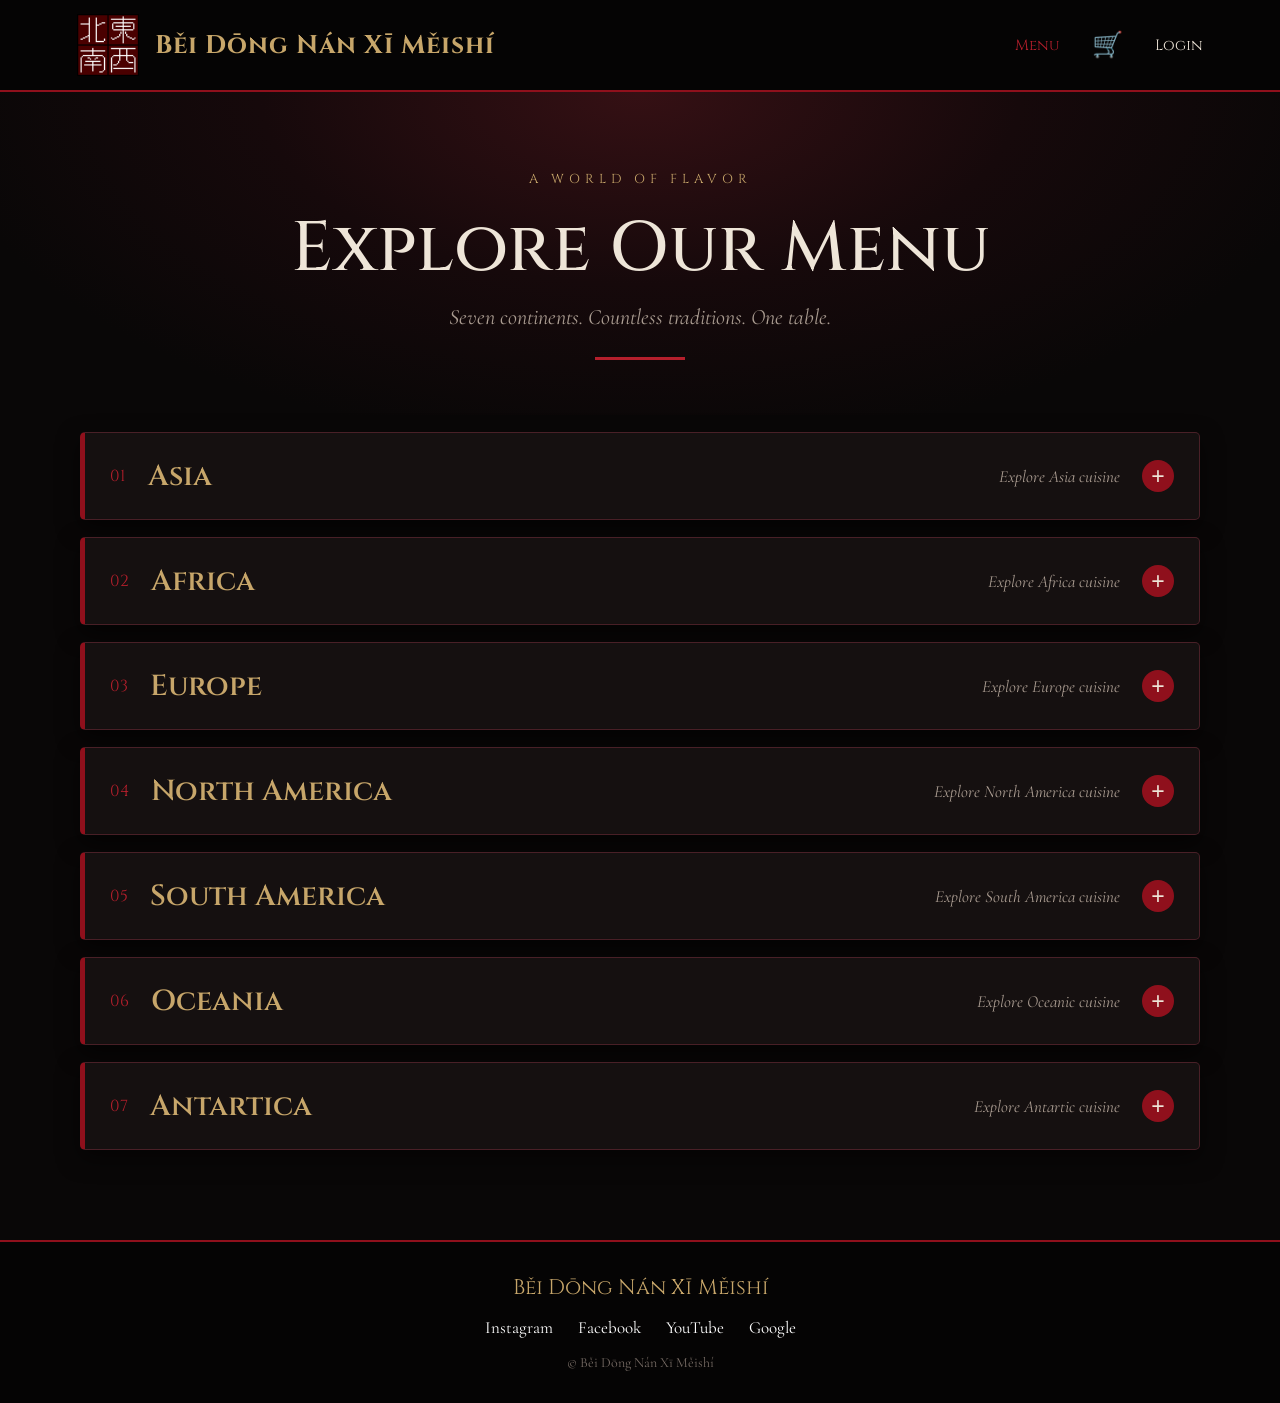
<file: index.html>
<!DOCTYPE html>
<html lang="en">
<head>
    <meta charset="UTF-8">
    <meta name="viewport" content="width=device-width, initial-scale=1.0">
    <link href="https://fonts.googleapis.com/css2?family=Cormorant+Garamond:wght@400;500;600;700&family=Cinzel:wght@400;500;600;700&display=swap" rel="stylesheet">
    <title>Běi Dōng Nán Xī Měishí | World Menu</title>
    <link rel="stylesheet" href="style.css">
    <link rel="icon" type="image/png" href="images/logo.png">
</head>
<body>
    <header class="topbar">
        <a class="brand" href="index.html">
            <img src="images/logo.png" alt="Restaurant Logo">
            <span>Běi Dōng Nán Xī Měishí</span>
        </a>
        <nav class="top-links">
            <a class="active" href="index.html">Menu</a>
            <a class="cart-link" href="cart.html" onclick="cartBoi()">🛒</a>
            <a href="login.html" class="login">Login</a>
            <a href="account.html" class="account"></a>
            
        </nav>
    </header>

    <main>
        <section class="hero">
            <p class="eyebrow">A WORLD OF FLAVOR</p>
            <h1>Explore Our Menu</h1>
            <p class="hero-copy">Seven continents. Countless traditions. One table.</p>
            <div class="hero-rule"></div>
        </section>

        <section class="continent-menu">

            <details class="continent">
                <summary>
                    <span class="continent-number">01</span>
                    <span class="continent-name">Asia</span>
                    <span class="continent-hint">Explore Asia cuisine</span>
                    <span class="chevron">+</span>
                </summary>
                <div class="food-grid">
                    <article class="menu-item menu_items">
                        <img src="images/shawarma.webp" alt="Shawarma">
                        <div class="item-info">
                            <h3>Shawarma</h3>
                            <p>Marinated, seasoned meat roasted to perfection and thinly sliced, served with fresh vegetables and a flavorful garlic sauce.</p>
                            <div class="item-meta">
                                <span>$12.99</span>
                                <span>750 calories</span>
                            </div>
                            <div class="addQuantContainer">
                                <button class="addItem" type="button" onclick="addItem(this)">+</button>
                            </div>
                        </div>
                    </article>
                    <article class="menu-item menu_items">
                        <img src="images/wagyu_steak.avif" alt="Wagyu Steak">
                        <div class="item-info">
                            <h3>Wagyu Steak</h3>
                            <p>Premium Japanese Wagyu beef, known for its exceptional marbling and tenderness, grilled to perfection and served with a rich sauce.</p>
                            <div class="item-meta">
                                <span>$49.99</span>
                                <span>1000 calories</span>
                            </div>
                            <div class="addQuantContainer">
                                <button class="addItem" type="button" onclick="addItem(this)">+</button>
                            </div>
                        </div>
                    </article>
                    <article class="menu-item menu_items">
                        <img src="images/butter_chicken.jpg" alt="Butter Chicken">
                        <div class="item-info">
                            <h3>Butter Chicken</h3>
                            <p>A creamy, spiced chicken dish cooked in a rich tomato-based sauce.</p>
                            <div class="item-meta">
                                <span>$18.99</span>
                                <span>800 calories</span>
                            </div>
                            <div class="addQuantContainer">
                                <button class="addItem" type="button" onclick="addItem(this)">+</button>
                            </div>
                        </div>
                    </article>
                    <article class="menu-item menu_items">
                        <img src="images/chicken-biryani.jpg" alt="Chicken Biryani">
                        <div class="item-info">
                            <h3>Chicken Biryani</h3>
                            <p>Aromatic rice dish layered with spiced chicken and cooked to perfection.</p>
                            <div class="item-meta">
                                <span>$16.99</span>
                                <span>750 calories</span>
                            </div>
                            <div class="addQuantContainer">
                                <button class="addItem" type="button" onclick="addItem(this)">+</button>
                            </div>
                        </div>
                    </article>
                    <article class="menu-item menu_items">
                        <img src="images/dim_sum.webp" alt="Dim Sum">
                        <div class="item-info">
                            <h3>Dim Sum</h3>
                            <p>Assorted steamed dumplings filled with various ingredients, served with soy sauce.</p>
                            <div class="item-meta">
                                <span>$14.99</span>
                                <span>600 calories</span>
                            </div>
                            <div class="addQuantContainer">
                                <button class="addItem" type="button" onclick="addItem(this)">+</button>
                            </div>
                        </div>
                    </article>
                    <article class="menu-item menu_items">
                        <img src="images/dragon_roll.webp" alt="Dragon Roll Sushi">
                        <div class="item-info">
                            <h3>Dragon Roll Sushi</h3>
                            <p>A popular sushi roll filled with shrimp tempura and cucumber, topped with fresh avocado and drizzled with savory eel sauce.</p>
                            <div class="item-meta">
                                <span>$15.99</span>
                                <span>750 calories</span>
                            </div>
                            <div class="addQuantContainer">
                                <button class="addItem" type="button" onclick="addItem(this)">+</button>
                            </div>
                        </div>
                    </article>
                    <article class="menu-item menu_items">
                        <img src="images/pork_ramen.jpg" alt="Japanese Pork Ramen">
                        <div class="item-info">
                            <h3>Japanese Pork Ramen</h3>
                            <p>A comforting bowl of ramen noodles in a rich, savory broth, topped with tender pork and fresh vegetables.</p>
                            <div class="item-meta">
                                <span>$14.99</span>
                                <span>750 calories</span>
                            </div>
                            <div class="addQuantContainer">
                                <button class="addItem" type="button" onclick="addItem(this)">+</button>
                            </div>
                        </div>
                    </article>
                    <article class="menu-item menu_items">
                        <img src="images/laksa-soup.jpg" alt="Laksa Soup">
                        <div class="item-info">
                            <h3>Laksa Soup</h3>
                            <p>A spicy Malaysian soup with a rich, aromatic broth, typically served with rice noodles and a variety of meats or seafood.</p>
                            <div class="item-meta">
                                <span>$12.99</span>
                                <span>700 calories</span>
                            </div>
                            <div class="addQuantContainer">
                                <button class="addItem" type="button" onclick="addItem(this)">+</button>
                            </div>
                        </div>
                    </article>
                    <article class="menu-item menu_items">
                        <img src="images/pad-thai.jpg" alt="Pad Thai">
                        <div class="item-info">
                            <h3>Pad Thai</h3>
                            <p>A popular Thai stir-fried noodle dish made with rice noodles, eggs, tofu, and a flavorful sauce, garnished with peanuts and lime.</p>
                            <div class="item-meta">
                                <span>$17.99</span>
                                <span>1500 calories</span>
                            </div>
                            <div class="addQuantContainer">
                                <button class="addItem" type="button" onclick="addItem(this)">+</button>
                            </div>
                        </div>
                    </article>
                    <article class="menu-item menu_items">
                        <img src="images/peking_duck.jpg" alt="Peking Duck">
                        <div class="item-info">
                            <h3>Peking Duck</h3>
                            <p>An iconic Chinese dish featuring crispy, golden duck served with thin pancakes, scallions, and a sweet and sour sauce.</p>
                            <div class="item-meta">
                                <span>$34.99</span>
                                <span>1200 calories</span>
                            </div>
                            <div class="addQuantContainer">
                                <button class="addItem" type="button" onclick="addItem(this)">+</button>
                            </div>
                        </div>
                    </article>
                    <article class="menu-item menu_items">
                        <img src="images/tom-yum-goong.jpg" alt="Tom Yum Goong">
                        <div class="item-info">
                            <h3>Tom Yum Goong</h3>
                            <p>A hot and sour Thai soup made with shrimp, lemongrass, kaffir lime leaves, and chili peppers.</p>
                            <div class="item-meta">
                                <span>$14.99</span>
                                <span>350 calories</span>
                            </div>
                            <div class="addQuantContainer">
                                <button class="addItem" type="button" onclick="addItem(this)">+</button>
                            </div>
                        </div>
                    </article>
                    <button class="add-menu-item" onclick="managerAdd()">Add Menu Item</button>
                    <button class="remove-menu-item" onclick="managerRemove()">Remove Menu Items</button>
                </div>
            </details>

            <details class="continent">
                <summary>
                    <span class="continent-number">02</span>
                    <span class="continent-name">Africa</span>
                    <span class="continent-hint">Explore Africa cuisine</span>
                    <span class="chevron">+</span>
                </summary>
                <div class="food-grid">
                    <article class="menu-item menu_items">
                        <img src="images/fufu.jpg" alt="Fufu">
                        <div class="item-info">
                            <h3>Fufu</h3>
                            <p>A traditional West African dish made from starchy vegetables, typically cassava or yams, pounded into a smooth, dough-like consistency and served with flavorful soups or stews.</p>
                            <div class="item-meta">
                                <span>$10.99</span>
                                <span>750 calories</span>
                            </div>
                            <div class="addQuantContainer">
                                <button class="addItem" type="button" onclick="addItem(this)">+</button>
                            </div>
                        </div>
                    </article>
                    <button class="add-menu-item" onclick="managerAdd()">Add Menu Item</button>
                    <button class="remove-menu-item" onclick="managerRemove()">Remove Menu Items</button>
                </div>
            </details>

            <details class="continent">
                <summary>
                    <span class="continent-number">03</span>
                    <span class="continent-name">Europe</span>
                    <span class="continent-hint">Explore Europe cuisine</span>
                    <span class="chevron">+</span>
                </summary>
                <div class="food-grid">
                    <article class="menu-item menu_items">
                        <img src="images/baklava.jpg" alt="Baklava">
                        <div class="item-info">
                            <h3>Baklava</h3>
                            <p>A sweet, layered pastry made with phyllo dough and filled with chopped nuts, then soaked in a sugar syrup.</p>
                            <div class="item-meta">
                                <span>$8.99</span>
                                <span>450 calories</span>
                            </div>
                            <div class="addQuantContainer">
                                <button class="addItem" type="button" onclick="addItem(this)">+</button>
                            </div>
                        </div>
                    </article>
                    <article class="menu-item menu_items">
                        <img src="images/cacio-e-pepe.jpg" alt="Cacio e Pepe">
                        <div class="item-info">
                            <h3>Cacio e Pepe</h3>
                            <p>A simple yet delicious pasta dish made with pecorino Romano cheese and black pepper.</p>
                            <div class="item-meta">
                                <span>$24.99</span>
                                <span>900 calories</span>
                            </div>
                            <div class="addQuantContainer">
                                <button class="addItem" type="button" onclick="addItem(this)">+</button>
                            </div>
                        </div>
                    </article>
                    <article class="menu-item menu_items">
                        <img src="images/goulash.png" alt="Goulash">
                        <div class="item-info">
                            <h3>Goulash</h3>
                            <p>A hearty Hungarian stew made with beef or pork, slow-cooked in a rich tomato-based sauce.</p>
                            <div class="item-meta">
                                <span>$13.99</span>
                                <span>700 calories</span>
                            </div>
                            <div class="addQuantContainer">
                                <button class="addItem" type="button" onclick="addItem(this)">+</button>
                            </div>
                        </div>
                    </article>
                    <article class="menu-item menu_items">
                        <img src="images/moussaka.webp" alt="Moussaka">
                        <div class="item-info">
                            <h3>Moussaka</h3>
                            <p>A traditional Greek casserole made with eggplant, ground meat, and a creamy béchamel sauce.</p>
                            <div class="item-meta">
                                <span>$19.99</span>
                                <span>800 calories</span>
                            </div>
                            <div class="addQuantContainer">
                                <button class="addItem" type="button" onclick="addItem(this)">+</button>
                            </div>
                        </div>
                    </article>
                    <article class="menu-item menu_items">
                        <img src="images/neapolitan_pizza.webp" alt="Neapolitan Pizza">
                        <div class="item-info">
                            <h3>Neapolitan Pizza</h3>
                            <p>A classic Italian pizza with a thin, crispy crust, topped with San Marzano tomatoes, fresh mozzarella, and basil.</p>
                            <div class="item-meta">
                                <span>$16.99</span>
                                <span>800 calories</span>
                            </div>
                            <div class="addQuantContainer">
                                <button class="addItem" type="button" onclick="addItem(this)">+</button>
                            </div>
                        </div>
                    </article>
                    <article class="menu-item menu_items">
                        <img src="images/Seafood-Paella-Valenciana.jpg" alt="Seafood Paella Valenciana">
                        <div class="item-info">
                            <h3>Seafood Paella Valenciana</h3>
                            <p>A traditional Spanish rice dish cooked with saffron, a variety of seafood, and a mix of vegetables.</p>
                            <div class="item-meta">
                                <span>$29.99</span>
                                <span>1200 calories</span>
                            </div>
                            <div class="addQuantContainer">
                                <button class="addItem" type="button" onclick="addItem(this)">+</button>
                            </div>
                        </div>
                    </article>
                    <article class="menu-item menu_items">
                        <img src="images/tiramisu.webp" alt="Tiramisu">
                        <div class="item-info">
                            <h3>Tiramisu</h3>
                            <p>A classic Italian dessert made with layers of coffee-soaked ladyfingers and a creamy mascarpone filling.</p>
                            <div class="item-meta">
                                <span>$16.99</span>
                                <span>400 calories</span>
                            </div>
                            <div class="addQuantContainer">
                                <button class="addItem" type="button" onclick="addItem(this)">+</button>
                            </div>
                        </div>
                    </article>
                    <article class="menu-item menu_items">
                        <img src="images/chocolate-mousse.jpg" alt="Chocolate Mousse">
                        <div class="item-info">
                            <h3>Chocolate Mousse</h3>
                            <p>A light and airy dessert made with rich chocolate and whipped cream.</p>
                            <div class="item-meta">
                                <span>$15.99</span>
                                <span>800 calories</span>
                            </div>
                            <div class="addQuantContainer">
                                <button class="addItem" type="button" onclick="addItem(this)">+</button>
                            </div>
                        </div>
                    </article>
                    <button class="add-menu-item" onclick="managerAdd()">Add Menu Item</button>
                    <button class="remove-menu-item" onclick="managerRemove()">Remove Menu Items</button>
                </div>
            </details>

            <details class="continent">
                <summary>
                    <span class="continent-number">04</span>
                    <span class="continent-name">North America</span>
                    <span class="continent-hint">Explore North America cuisine</span>
                    <span class="chevron">+</span>
                </summary>
                <div class="food-grid">
                    <article class="menu-item menu_items">
                        <img src="images/cajun_seafood_pasta.jpg" alt="Cajun Seafood Pasta">
                        <div class="item-info">
                            <h3>Cajun Seafood Pasta</h3>
                            <p>Creamy Cajun-seasoned pasta tossed with shrimp, crab, and tender seafood, finished with a rich and spicy sauce.</p>
                            <div class="item-meta">
                                <span>$29.99</span>
                                <span>1100 calories</span>
                            </div>
                            <div class="addQuantContainer">
                                <button class="addItem" type="button" onclick="addItem(this)">+</button>
                            </div>
                        </div>
                    </article>
                    <article class="menu-item menu_items">
                        <img src="images/hamburger.jpg" alt="Hamburger">
                        <div class="item-info">
                            <h3>Hamburger</h3>
                            <p>A classic American burger with a juicy beef patty, fresh vegetables, and a savory sauce.</p>
                            <div class="item-meta">
                                <span>$21.99</span>
                                <span>900 calories</span>
                            </div>
                            <div class="addQuantContainer">
                                <button class="addItem" type="button" onclick="addItem(this)">+</button>
                            </div>
                        </div>
                    </article>
                    <article class="menu-item menu_items">
                        <img src="images/cheesecake.jpg" alt="Cheesecake">
                        <div class="item-info">
                            <h3>Cheesecake</h3>
                            <p>A creamy and decadent dessert made with a rich, smooth filling and a buttery crust.</p>
                            <div class="item-meta">
                                <span>$14.99</span>
                                <span>500 calories</span>
                            </div>
                            <div class="addQuantContainer">
                                <button class="addItem" type="button" onclick="addItem(this)">+</button>
                            </div>
                        </div>
                    </article>
                    <button class="add-menu-item" onclick="managerAdd()">Add Menu Item</button>
                    <button class="remove-menu-item" onclick="managerRemove()">Remove Menu Items</button>
                </div>
            </details>

            <details class="continent">
                <summary>
                    <span class="continent-number">05</span>
                    <span class="continent-name">South America</span>
                    <span class="continent-hint">Explore South America cuisine</span>
                    <span class="chevron">+</span>
                </summary>
                <div class="food-grid">
                    <article class="menu-item menu_items">
                        <img src="images/carnitas.png" alt="Carnitas Tacos">
                        <div class="item-info">
                            <h3>Carnitas Tacos</h3>
                            <p>Marinated, seasoned pork roasted to perfection and thinly sliced, served with fresh vegetables and a flavorful garlic sauce.</p>
                            <div class="item-meta">
                                <span>$23.99</span>
                                <span>800 calories</span>
                            </div>
                            <div class="addQuantContainer">
                                <button class="addItem" type="button" onclick="addItem(this)">+</button>
                            </div>
                        </div>
                    </article>
                    <article class="menu-item menu_items">
                        <img src="images/shrimp-ceviche-chips.webp" alt="Shrimp Ceviche with a Side of Chips">
                        <div class="item-info">
                            <h3>Shrimp Ceviche with a Side of Chips</h3>
                            <p>A refreshing dish of marinated shrimp in a citrus-based dressing, served with crispy tortilla chips.</p>
                            <div class="item-meta">
                                <span>$18.99</span>
                                <span>600 calories</span>
                            </div>
                            <div class="addQuantContainer">
                                <button class="addItem" type="button" onclick="addItem(this)">+</button>
                            </div>
                        </div>
                    </article>
                    <article class="menu-item menu_items">
                        <img src="images/churrasco.webp" alt="Churrasco">
                        <div class="item-info">
                            <h3>Churrasco</h3>
                            <p>Grilled beef seasoned with a blend of spices and served with a side of rice and beans.</p>
                            <div class="item-meta">
                                <span>$26.99</span>
                                <span>1000 calories</span>
                            </div>
                            <div class="addQuantContainer">
                                <button class="addItem" type="button" onclick="addItem(this)">+</button>
                            </div>
                        </div>
                    </article>
                    <article class="menu-item menu_items">
                        <img src="images/feijoda.avif" alt="Feijoada">
                        <div class="item-info">
                            <h3>Feijoada</h3>
                            <p>A traditional Brazilian stew made with black beans and pork, slow-cooked to perfection.</p>
                            <div class="item-meta">
                                <span>$12.99</span>
                                <span>800 calories</span>
                            </div>
                            <div class="addQuantContainer">
                                <button class="addItem" type="button" onclick="addItem(this)">+</button>
                            </div>
                        </div>
                    </article>
                    <article class="menu-item menu_items">
                        <img src="images/tres_leches.jpg" alt="Tres Leches">
                        <div class="item-info">
                            <h3>Tres Leches</h3>
                            <p>A creamy and decadent dessert made with a rich, smooth filling and a buttery crust.</p>
                            <div class="item-meta">
                                <span>$13.99</span>
                                <span>650 calories</span>
                            </div>
                            <div class="addQuantContainer">
                                <button class="addItem" type="button" onclick="addItem(this)">+</button>
                            </div>
                        </div>
                    </article>
                    <button class="add-menu-item" onclick="managerAdd()">Add Menu Item</button>
                    <button class="remove-menu-item" onclick="managerRemove()">Remove Menu Items</button>
                </div>
            </details>
            <details class="continent">
                <summary>
                    <span class="continent-number">06</span>
                    <span class="continent-name">Oceania</span>
                    <span class="continent-hint">Explore Oceanic cuisine</span>
                    <span class="chevron">+</span>
                </summary>
                <div class="food-grid">
                    <article class="menu-item menu_items">
                        
                        <div class="item-info">
                            
                            <div class="addQuantContainer">
                                <!-- <button class="addItem" type="button" onclick="addItem(this)">+</button> -->
                            </div>
                        </div>
                    </article>
                    <button class="add-menu-item" onclick="managerAdd()">Add Menu Item</button>
                    <button class="remove-menu-item" onclick="managerRemove()">Remove Menu Items</button>
                </div>
            </details>


            <details class="continent">
                <summary>
                    <span class="continent-number">07</span>
                    <span class="continent-name">Antartica</span>
                    <span class="continent-hint">Explore Antartic cuisine</span>
                    <span class="chevron">+</span>
                </summary>
                <div class="food-grid">
                    <article class="menu-item menu_items">
                        
                        <div class="item-info">
                            
                            <div class="addQuantContainer">
                                <!-- <button class="addItem" type="button" onclick="addItem(this)">+</button> -->
                            </div>
                        </div>
                    </article>
                    <button class="add-menu-item" onclick="managerAdd()">Add Menu Item</button>
                    <button class="remove-menu-item" onclick="managerRemove()">Remove Menu Items</button>
                </div>
            </details>
            
        </section>
        
        
    </main>


    <footer class="footer">
        <div class="footer-brand">Běi Dōng Nán Xī Měishí</div>
        <div class="socials">
            <a href="https://www.instagram.com/nba_youngboy/" class="link">Instagram</a>
            <a href="https://www.facebook.com/river.christlight/" class="link">Facebook</a>
            <a href="https://youtu.be/XIwy_5Vdw_o?si=v7Iv7uFFBnfd_QHn" class="link">YouTube</a>
            <a href="https://www.google.com/search?q=home+depot&sca_esv=84ace98110dff800&sxsrf=AKL5yDiY9CPKygD_OgtNFMl5xkk6r0GB2A%3A1795528827556&source=hp&ei=e5gFa7PvHpOD0PEP5s2zoQo&iflsig=AHSINFcAAAAAawWmiyvFDEtodhm9TD8zOUEtX3ZDnSS0&ved=2ahUKEwjzmMqP4qCYAxWTATQIHebmLKQQ4dUDegQIABAp&uact=5&oq=home+depot&gs_lp=[base64]&sclient=gws-wiz" class="link">Google</a>
        </div>
        <p>© Běi Dōng Nán Xī Měishí</p>
    </footer>

    <script src="script.js"></script>
</body>
</html>
</file>
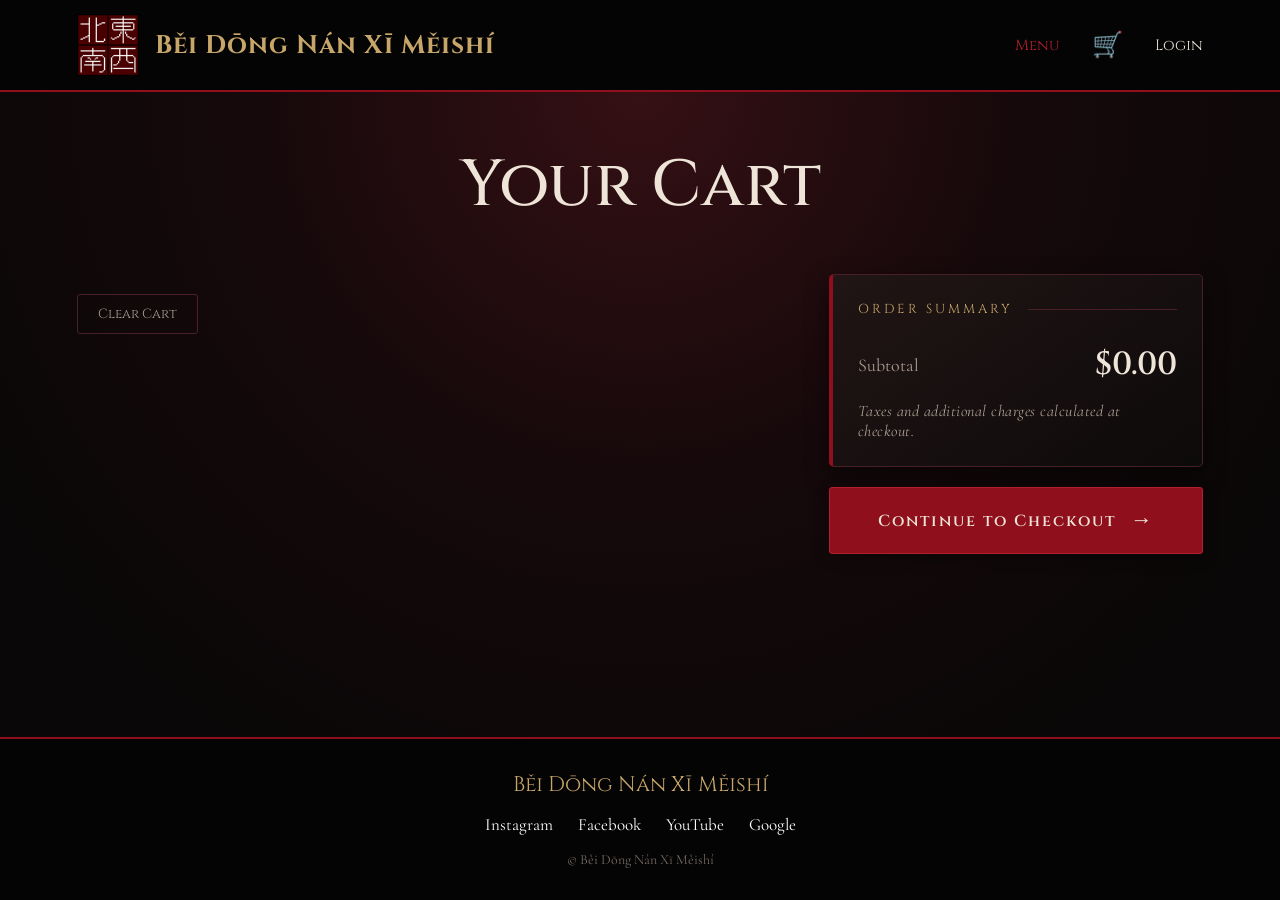
<file: cart.html>
<!DOCTYPE html>
<html lang="en">
<head>
    <meta charset="UTF-8">
    <meta name="viewport" content="width=device-width, initial-scale=1.0">
        <link href="https://fonts.googleapis.com/css2?family=Bebas+Neue&family=Cormorant+Garamond:wght@400;500;600;700&family=Cinzel:wght@400;500;600;700&family=Ma+Shan+Zheng&family=Noto+Serif+SC:wght@400;500;600;700&family=ZCOOL+XiaoWei&display=swap" rel="stylesheet">

    <title>Cart</title>
    <link rel="stylesheet" href="cart.css">
</head>
<body>
    <header class="topbar">
        <a class="brand" href="index.html">
            <img src="images/logo.png" alt="Restaurant Logo">
            <span>Běi Dōng Nán Xī Měishí</span>
        </a>
        <nav class="top-links">
            <a class="active" href="index.html">Menu</a>
            <a class="cart-link" href="cart.html" onclick="cartBoi()">🛒</a>
            <a href="login.html" class="login">Login</a>
            <a href="account.html" class="account"></a>
            
        </nav>
    </header>

    <main class="cartPage">

        <h1 class="cartHeader">Your Cart</h1>

        <div class="cartCartContainer">

            <section class="cartSection">
                <div class="cartContainer">
                    <!-- Javascript will insert cart items here -->
                </div>

                <button class="clearCart" type="button" onclick="clearCart()">
                    Clear Cart
                </button>
            </section>

            <aside class="buttonTotal">

                <div class="subtotalContainer">

                    <div class="subtotalLabel">
                        <span>ORDER SUMMARY</span>
                        <span class="summaryLine"></span>
                    </div>

                    <div class="subtotalAmount">
                        <span>Subtotal</span>
                        <span class="subtotal">$0.00</span>
                    </div>

                    <p class="subtotalNote">
                        Taxes and additional charges calculated at checkout.
                    </p>

                </div>

                <button class="checkoutBtn"
                    onclick="checkout()">
                    <span>Continue to Checkout</span>
                    <span class="arrow">→</span>
                </button>

            </aside>

        </div>
    </main>

    <footer class="footer">
        <div class="footer-brand">Běi Dōng Nán Xī Měishí</div>
        <div class="socials">
            <a href="https://www.instagram.com/nba_youngboy/" class="link">Instagram</a>
            <a href="https://www.facebook.com/river.christlight/" class="link">Facebook</a>
            <a href="https://youtu.be/XIwy_5Vdw_o?si=v7Iv7uFFBnfd_QHn" class="link">YouTube</a>
            <a href="https://www.google.com/search?q=home+depot&sca_esv=84ace98110dff800&sxsrf=AKL5yDiY9CPKygD_OgtNFMl5xkk6r0GB2A%3A1795528827556&source=hp&ei=e5gFa7PvHpOD0PEP5s2zoQo&iflsig=AHSINFcAAAAAawWmiyvFDEtodhm9TD8zOUEtX3ZDnSS0&ved=2ahUKEwjzmMqP4qCYAxWTATQIHebmLKQQ4dUDegQIABAp&uact=5&oq=home+depot&gs_lp=[base64]&sclient=gws-wiz" class="link">Google</a>
        </div>
        <p>© Běi Dōng Nán Xī Měishí</p>
    </footer>


    <script src="script.js" defer></script>
</body>
</html>
</file>
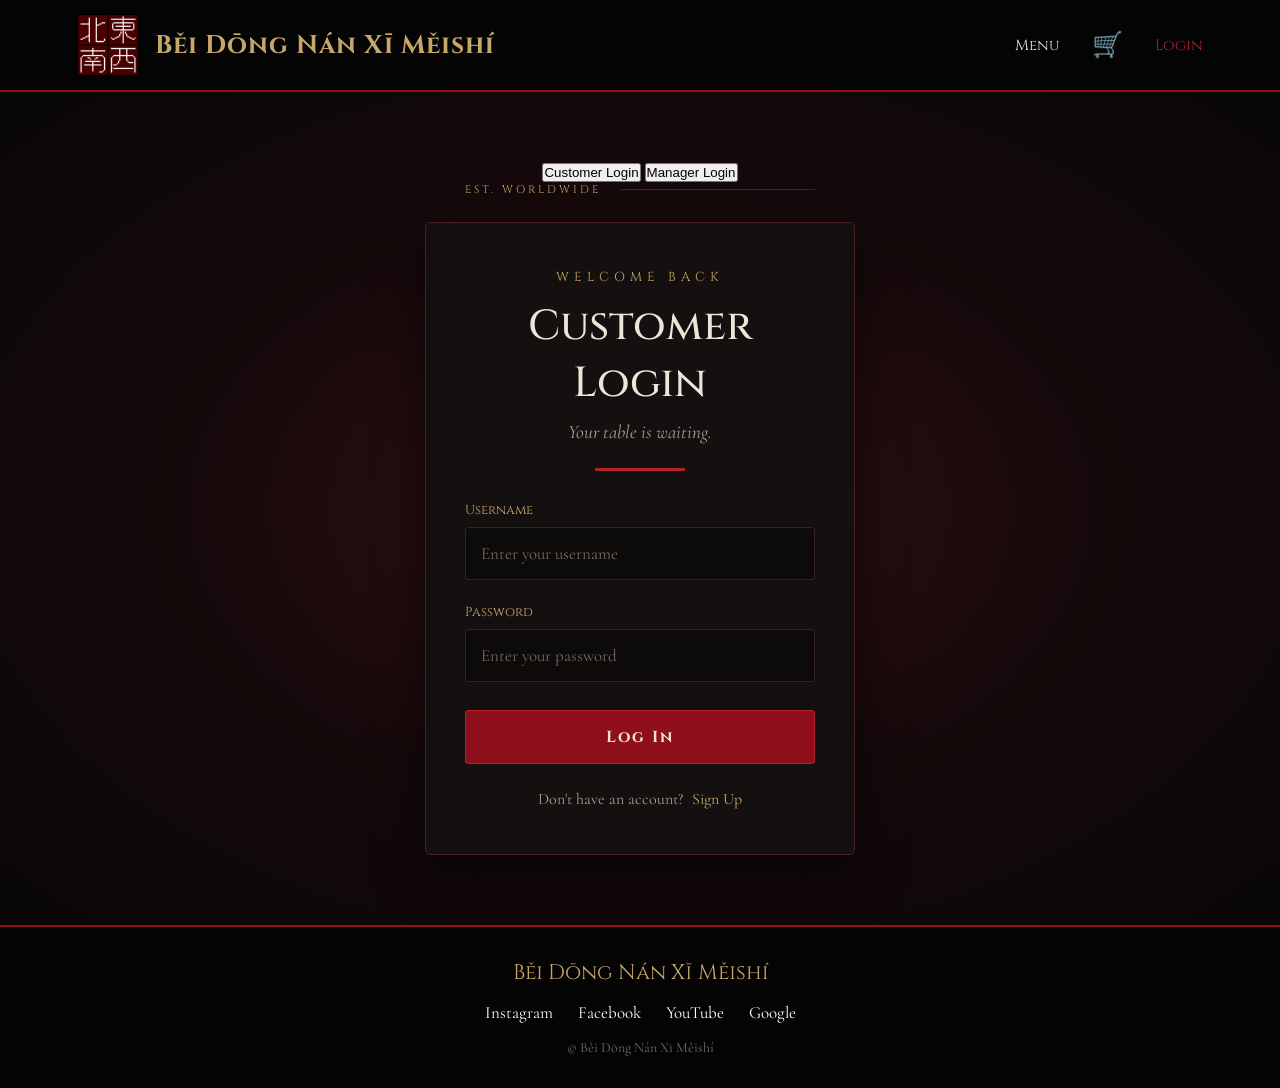
<file: login.html>
<!DOCTYPE html>
<html lang="en">
<head>
    <meta charset="UTF-8">
    <meta name="viewport" content="width=device-width, initial-scale=1.0">

    <link href="https://fonts.googleapis.com/css2?family=Cormorant+Garamond:wght@400;500;600;700&family=Cinzel:wght@400;500;600;700&display=swap" rel="stylesheet">

    <title>Login | Běi Dōng Nán Xī Měishí</title>
    <link rel="stylesheet" href="login.css">
    <link rel="icon" type="image/png" href="images/logo.png">
</head>

<body>

    <header class="topbar">
        <a class="brand" href="index.html">
            <img src="images/logo.png" alt="Restaurant Logo">
            <span>Běi Dōng Nán Xī Měishí</span>
        </a>
        <nav class="top-links">
            <a class="login" href="index.html">Menu</a>
            <a class="cart-link" href="cart.html" onclick="cartBoi()">🛒</a>
            <a href="login.html" class="active">Login</a>
            <a href="account.html" class="account"></a>
            
        </nav>
    </header>
    <main class="login-section">

    <!-- LOGIN SELECTION BUTTONS -->
    <div class="login-button-box">
        <button class="customer-button" onclick="loginDisplay('customer')">
            Customer Login
        </button>

        <button class="manager-button" onclick="loginDisplay('manager')">
            Manager Login
        </button>
    </div>

    <!-- CUSTOMER LOGIN -->
    <section id="customer-login" class="login-content">

        <div class="login-decoration">
            <span>EST. WORLDWIDE</span>
            <div class="decoration-line"></div>
        </div>

        <div class="form-box">

            <p class="eyebrow">WELCOME BACK</p>
            <h1>Customer Login</h1>
            <p class="subtitle">Your table is waiting.</p>

            <div class="form-divider"></div>

            <form id="login-form">

                <label for="login-username">Username</label>
                <input type="text" id="login-username"
                    placeholder="Enter your username" required>

                <label for="login-password">Password</label>
                <input type="password" id="login-password"
                    placeholder="Enter your password" required>

                <button type="submit">Log In</button>

            </form>

            <p class="signup-prompt">
                Don't have an account?
                <a href="sign-up.html">Sign Up</a>
            </p>

        </div>
    </section>


    <!-- MANAGER LOGIN -->
    <section id="manager-login" class="login-content">

        <div class="manager-login-decoration">
            <span>MANAGEMENT ACCESS</span>
            <div class="decoration-line"></div>
        </div>

        <div class="form-box">

            <p class="eyebrow">WELCOME BACK</p>
            <h1>Manager Login</h1>
            <p class="subtitle">Your restaurant awaits.</p>

            <div class="form-divider"></div>

            <form id="manager-login-form">

                <label for="manager-login-username">Username</label>
                <input type="text" id="manager-login-username"
                    placeholder="Enter your username" required>

                <label for="manager-login-badge">Badge Number</label>
                <input type="text" id="manager-login-badge"
                    placeholder="Enter your badge number" required>

                <label for="manager-login-password">Password</label>
                <input type="password" id="manager-login-password"
                    placeholder="Enter your password" required>

                <button type="submit">Log In</button>

            </form>

        </div>
    </section>

</main>


    <footer class="footer">
        <div class="footer-brand">Běi Dōng Nán Xī Měishí</div>
        <div class="socials">
            <a href="https://www.instagram.com/nba_youngboy/" class="link">Instagram</a>
            <a href="https://www.facebook.com/river.christlight/" class="link">Facebook</a>
            <a href="https://youtu.be/XIwy_5Vdw_o?si=v7Iv7uFFBnfd_QHn" class="link">YouTube</a>
            <a href="https://www.google.com/search?q=home+depot&sca_esv=84ace98110dff800&sxsrf=AKL5yDiY9CPKygD_OgtNFMl5xkk6r0GB2A%3A1795528827556&source=hp&ei=e5gFa7PvHpOD0PEP5s2zoQo&iflsig=AHSINFcAAAAAawWmiyvFDEtodhm9TD8zOUEtX3ZDnSS0&ved=2ahUKEwjzmMqP4qCYAxWTATQIHebmLKQQ4dUDegQIABAp&uact=5&oq=home+depot&gs_lp=[base64]&sclient=gws-wiz" class="link">Google</a>
        </div>
        <p>© Běi Dōng Nán Xī Měishí</p>
    </footer>


    <script src="script.js"></script>

</body>
</html>
</file>
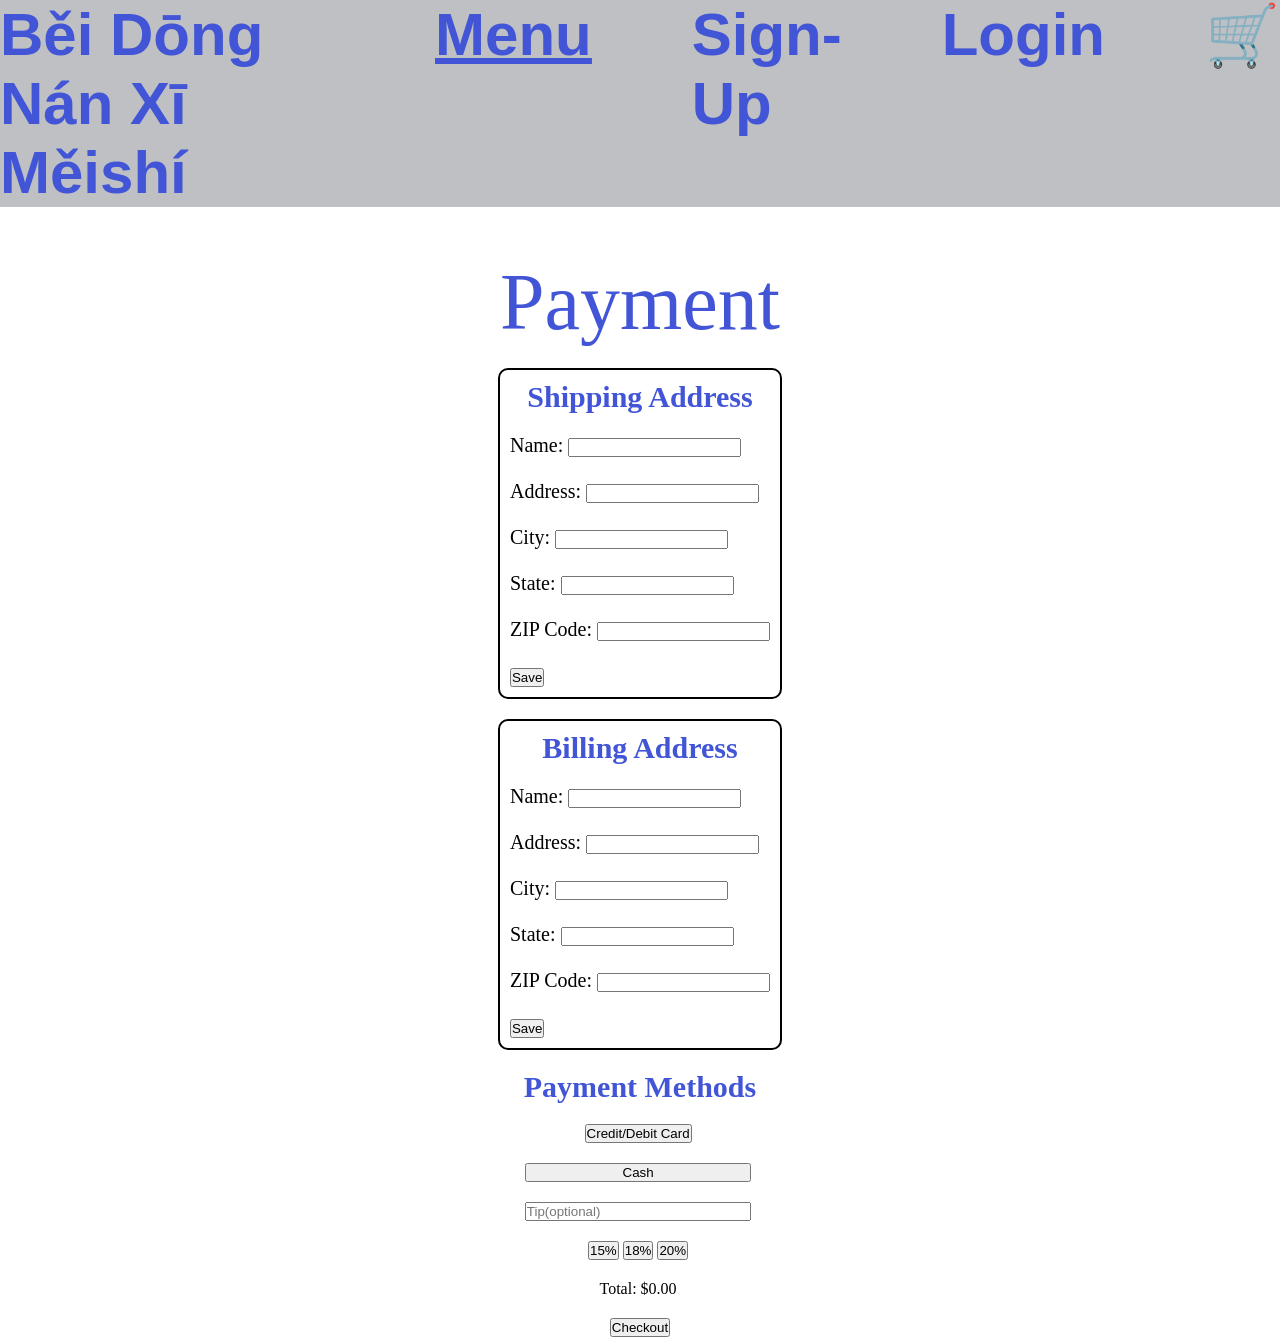
<file: payment.html>
<!DOCTYPE html>
<html lang="en">
<head>
    <meta charset="UTF-8">
    <meta name="viewport" content="width=device-width, initial-scale=1.0">
    <title>Document</title>
    <link rel="stylesheet" href="payment.css">
</head>
<body>
    <div class="linkContainer">
        <div class="name">Běi Dōng Nán Xī Měishí </div>
        <div class="link" id="linkOne"><a href="index.html" class="link" id="linkOne">Menu</a></div>
        <div class="link" id="linkThree"><a href="sign-up.html" class="link" id="linkThree">Sign-Up</a></div>
        <div class="link" id="linkFour"><a href="login.html" class="link" id="linkFour">Login</a></div>
        <div class="link" id="linkTwo"><a href="cart.html" class="link" id="linkTwo">🛒</a></div>
    </div>
    <header>Payment</header>
            <div class="shipping-container" id="shipping-container">
                <form class="shipping-form" id="shipping-form">
                    <h2 class="shipping-header">Shipping Address</h2>
                        <div class="info">
                            <label for="name">Name:</label>
                            <input type="text" id="name" name="name" required><br><br>

                            <label for="address">Address:</label>
                            <input type="text" id="address" name="address" required><br><br>

                            <label for="city">City:</label>
                            <input type="text" id="city" name="city" required><br><br>

                            <label for="state">State:</label>
                            <input type="text" id="state" name="state" required><br><br>

                            <label for="zip">ZIP Code:</label>
                            <input type="text" id="zip" name="zip" required><br><br>

                            <button type="save">Save</button>
                            </div>
                </form>
            </div>

<div class="billing-container" id="billing-container">
    <form class="billing-form" id="billing-form">
        <h2 class="billing-header">Billing Address</h2>
            <div class="info">
                <label for="name">Name:</label>
                <input type="text" id="name" name="name" required><br><br>

                <label for="address">Address:</label>
                <input type="text" id="address" name="address" required><br><br>

                <label for="city">City:</label>
                <input type="text" id="city" name="city" required><br><br>

                <label for="state">State:</label>
                <input type="text" id="state" name="state" required><br><br>

                <label for="zip">ZIP Code:</label>
                <input type="text" id="zip" name="zip" required><br><br>

                <button type="save">Save</button>
            </div>
        </form>
    </div>
    <h2 class="payment-header">Payment Methods</h2>
        <div class="payment-container" id="payment-container">
            <div class="payment-method" id="payment-method">
                <div class="dropdown">
                    <button onclick="dropdown(this)"class="credit-debit" id="credit-debit">
                        Credit/Debit Card
                    </button>
                <div class="dropdown-menu" id="dropdown-menu">
                    <input type="text" id="card-number" name="card-number" placeholder="Card Number" required>
                    <input type="text" id="expiration-date" name="expiration-date" placeholder="Expiration Date" required>
                    <input type="text" id="cvv" name="cvv" placeholder="CVV" required>
                    <input type="text" id="country" name="country" placeholder="Country" required>
                    <input type="text" id="zip-code" name="zip-code" placeholder="ZIP Code" required>
                </div>
            </div>
                <button class="cash" id="cash">
                    Cash
                </button>
                <input type="text" id="tip" name="tip" placeholder="Tip(optional)" required>
<div class="tip" id="tip">
    <span>
        <button>15%</button>
        <button>18%</button>
        <button>20%</button>
    </span>
    </div>
        <p>Total: $0.00</p>
    </div>
        </div>
        <div class="checkout-container">
        <button onclick="orderConfirmed()"class="Checkout" id="Checkout">Checkout</button>
        </div>

    <script src="payment.js"></script>
</body>
</html>
</file>
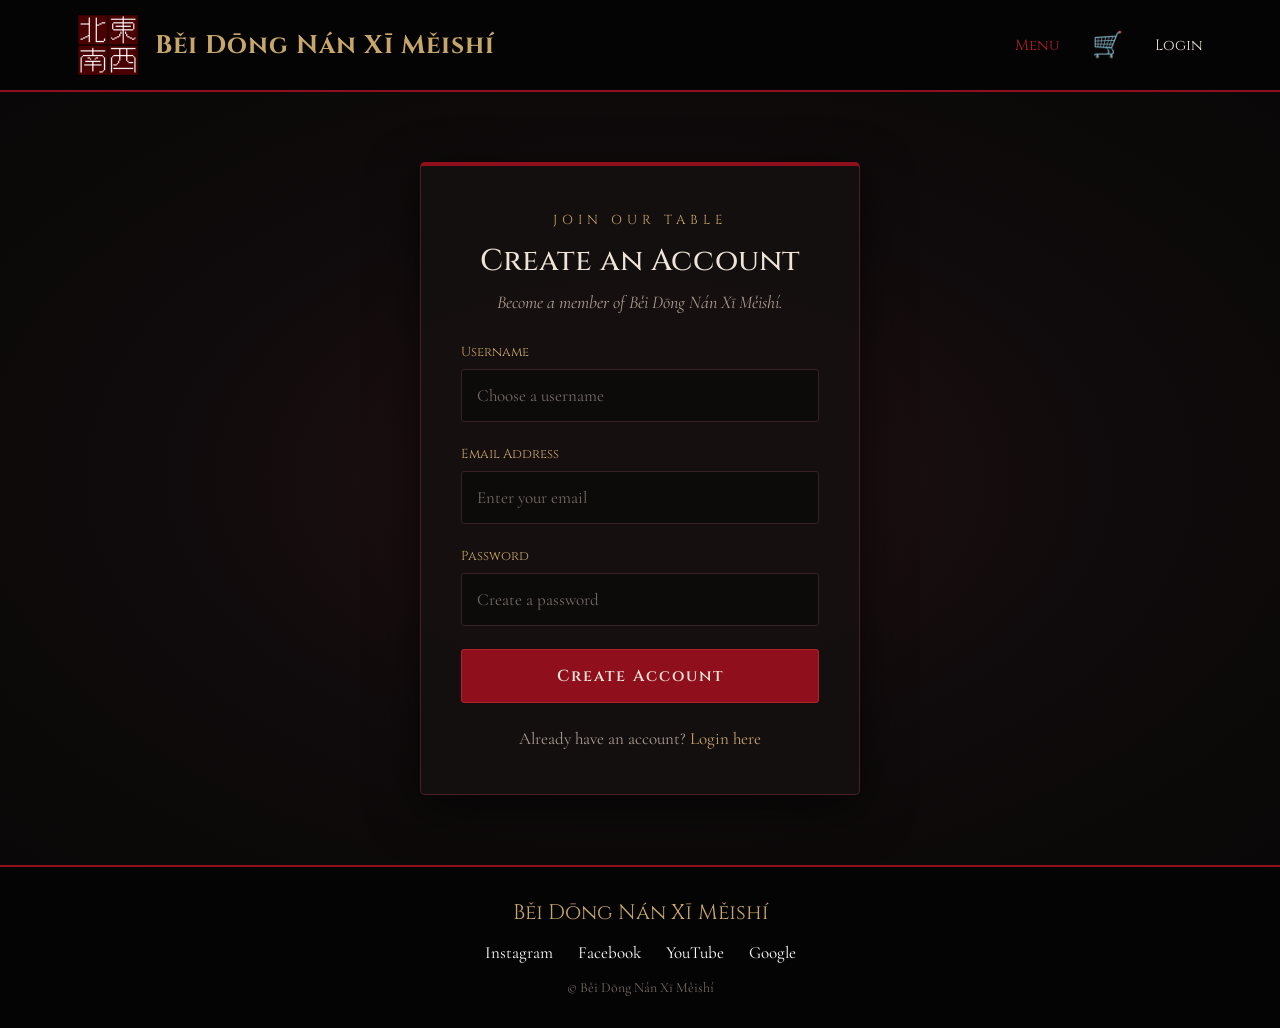
<file: sign-up.html>
<!DOCTYPE html>
<html lang="en">
<head>
    <meta charset="UTF-8">
    <meta name="viewport" content="width=device-width, initial-scale=1.0">

    <link href="https://fonts.googleapis.com/css2?family=Bebas+Neue&family=Cormorant+Garamond:wght@400;500;600;700&family=Cinzel:wght@400;500;600;700&family=Ma+Shan+Zheng&family=Noto+Serif+SC:wght@400;500;600;700&family=ZCOOL+XiaoWei&display=swap" rel="stylesheet">

    <title>Sign Up | Běi Dōng Nán Xī Měishí</title>
    <link rel="stylesheet" href="sign-up.css">
</head>

<body>

    <header class="topbar">
        <a class="brand" href="index.html">
            <img src="images/logo.png" alt="Restaurant Logo">
            <span>Běi Dōng Nán Xī Měishí</span>
        </a>
        <nav class="top-links">
            <a class="active" href="index.html">Menu</a>
            <a class="cart-link" href="cart.html" onclick="cartBoi()">🛒</a>
            <a href="login.html" class="login">Login</a>
            <a href="account.html" class="account"></a>
        </nav>
    </header>

    <main class="signup-section">

        <div class="form-box">
            <p class="subtitle">JOIN OUR TABLE</p>

            <h2>Create an Account</h2>

            <p class="description">
                Become a member of Běi Dōng Nán Xī Měishí.
            </p>

            <form id="signup-form">

                <label for="signup-username">Username</label>
                <input
                    type="text"
                    id="signup-username"
                    placeholder="Choose a username"
                    required
                >

                <label for="signup-email">Email Address</label>
                <input
                    type="email"
                    id="signup-email"
                    placeholder="Enter your email"
                    required
                >

                <label for="signup-password">Password</label>
                <input
                    type="password"
                    id="signup-password"
                    placeholder="Create a password"
                    required
                >

                <button type="submit">Create Account</button>

            </form>

            <p class="login-prompt">
                Already have an account?
                <a href="login.html">Login here</a>
            </p>

        </div>

    </main>

    <footer class="footer">
        <div class="footer-brand">Běi Dōng Nán Xī Měishí</div>
        <div class="socials">
            <a href="https://www.instagram.com/nba_youngboy/" class="link">Instagram</a>
            <a href="https://www.facebook.com/river.christlight/" class="link">Facebook</a>
            <a href="https://youtu.be/XIwy_5Vdw_o?si=v7Iv7uFFBnfd_QHn" class="link">YouTube</a>
            <a href="https://www.google.com/search?q=home+depot&sca_esv=84ace98110dff800&sxsrf=AKL5yDiY9CPKygD_OgtNFMl5xkk6r0GB2A%3A1795528827556&source=hp&ei=e5gFa7PvHpOD0PEP5s2zoQo&iflsig=AHSINFcAAAAAawWmiyvFDEtodhm9TD8zOUEtX3ZDnSS0&ved=2ahUKEwjzmMqP4qCYAxWTATQIHebmLKQQ4dUDegQIABAp&uact=5&oq=home+depot&gs_lp=[base64]&sclient=gws-wiz" class="link">Google</a>
        </div>
        <p>© Běi Dōng Nán Xī Měishí</p>
    </footer>

    <script src="script.js"></script>

</body>
</html>
</file>
<file: style.css>
* {
    margin: 0;
    padding: 0;
    box-sizing: border-box;
}

:root {
    --black: #090707;
    --panel: #151010;
    --panel-light: #211515;
    --red: #8f101c;
    --red-bright: #b51f2c;
    --gold: #c7a66a;
    --cream: #eee5d8;
    --muted: #aa9c91;
}

body {
    background: var(--black);
    color: var(--cream);
    font-family: 'Cormorant Garamond', serif;
}

.topbar {
    min-height: 92px;
    padding: 14px 6%;
    display: flex;
    align-items: center;
    justify-content: space-between;
    gap: 24px;
    background: #050404;
    border-bottom: 2px solid var(--red);
    box-shadow: 0 5px 24px #000;
}

.brand {
    display: flex;
    align-items: center;
    gap: 16px;
    color: var(--gold);
    text-decoration: none;
    font-family: 'Cinzel', serif;
    font-size: clamp(17px, 2vw, 27px);
    font-weight: 700;
    letter-spacing: 1px;
}

.brand img {
    width: 62px;
    height: 62px;
    object-fit: contain;
}

.top-links {
    display: flex;
    align-items: center;
    gap: clamp(14px, 2.5vw, 38px);
}

.top-links a {
    color: var(--cream);
    text-decoration: none;
    font-family: 'Cinzel', serif;
    font-size: 15px;
    transition: color .25s ease;
}

.top-links a:hover,
.top-links a.active {
    color: var(--red-bright);
}

.top-links .cart-link {
    font-size: 25px;
}

.hero {
    text-align: center;
    padding: 78px 20px 55px;
    background: radial-gradient(ellipse at center top, #351014 0%, #16090b 42%, var(--black) 78%);
}

.eyebrow {
    color: var(--gold);
    font-family: 'Cinzel', serif;
    font-size: 13px;
    letter-spacing: 5px;
}

.hero h1 {
    margin: 14px 0 8px;
    color: var(--cream);
    font-family: 'Cinzel', serif;
    font-size: clamp(38px, 6vw, 70px);
    font-weight: 500;
}

.hero-copy {
    color: var(--muted);
    font-size: 22px;
    font-style: italic;
}

.hero-rule {
    width: 90px;
    height: 3px;
    margin: 27px auto 0;
    background: var(--red-bright);
}

.continent-menu {
    width: min(1120px, 90%);
    margin: 0 auto 90px;
}

.continent {
    margin: 17px 0;
    overflow: hidden;
    background: var(--panel);
    border: 1px solid #492027;
    border-left: 5px solid var(--red);
    border-radius: 5px;
    box-shadow: 0 8px 22px #0008;
}

.continent summary {
    min-height: 86px;
    padding: 18px 25px;
    display: flex;
    align-items: center;
    gap: 22px;
    cursor: pointer;
    list-style: none;
    transition: background .25s ease;
}

.continent summary::-webkit-details-marker {
    display: none;
}

.continent summary:hover,
.continent[open] summary {
    background: var(--panel-light);
}

.continent-number {
    color: var(--red-bright);
    font-family: 'Cinzel', serif;
    font-size: 16px;
}

.continent-name {
    color: var(--gold);
    font-family: 'Cinzel', serif;
    font-size: clamp(20px, 3vw, 29px);
    font-weight: 600;
}

.continent-hint {
    margin-left: auto;
    color: var(--muted);
    font-size: 17px;
    font-style: italic;
}

.chevron {
    width: 32px;
    height: 32px;
    display: grid;
    place-items: center;
    color: var(--cream);
    background: var(--red);
    border-radius: 50%;
    font-family: Arial, sans-serif;
    font-size: 23px;
    transition: transform .25s ease, background .25s ease;
}

.continent[open] .chevron {
    transform: rotate(45deg);
    background: var(--red-bright);
}

.food-grid {
    padding: 24px;
    display: grid;
    grid-template-columns: repeat(auto-fit, minmax(235px, 1fr));
    gap: 22px;
    border-top: 1px solid #492027;
    animation: reveal .3s ease;
}

@keyframes reveal {
    from { opacity: 0; transform: translateY(-7px); }
    to { opacity: 1; transform: translateY(0); }
}

.menu-item {
    overflow: hidden;
    background: #0d0a0a;
    border: 1px solid #382024;
    border-radius: 5px;
    transition: transform .25s ease, border-color .25s ease, box-shadow .25s ease;
}

.menu-item:hover {
    transform: translateY(-5px);
    border-color: var(--red-bright);
    box-shadow: 0 9px 24px #0009;
}

.menu-item img {
    display: block;
    width: 100%;
    height: 190px;
    object-fit: cover;
}

.item-info {
    position: relative;
    min-height: 235px;
    padding: 17px 17px 72px;
}

.item-info h3 {
    margin-bottom: 9px;
    color: var(--gold);
    font-family: 'Cinzel', serif;
    font-size: 19px;
}

.item-info p {
    color: #c6b9ae;
    font-size: 17px;
    line-height: 1.35;
}

.item-meta {
    position: absolute;
    right: 17px;
    bottom: 20px;
    left: 17px;
    display: flex;
    justify-content: space-between;
    gap: 8px;
    color: var(--muted);
    font-size: 15px;
}

.item-meta span:first-child {
    color: var(--red-bright);
    font-size: 19px;
    font-weight: 700;
}

/* QUANTITY SELECTOR */

.addQuantContainer {
    position: absolute;
    right: 14px;
    bottom: 58px;
    display: flex;
    align-items: center;
    gap: 10px;
}

.addItem,
.subtractItem {
    width: 38px;
    height: 38px;
    border: 1px solid var(--gold);
    border-radius: 50%;
    background: var(--red);
    color: white;
    font-size: 25px;
    cursor: pointer;
    display: flex;
    align-items: center;
    justify-content: center;
    transition: transform .25s ease, background .25s ease;
}

.addItem:hover,
.subtractItem:hover {
    background: var(--red-bright);
    transform: scale(1.1);
}

.addItem:active,
.subtractItem:active {
    transform: scale(.88);
}

.quantity {
    color: var(--cream);
    font-family: 'Cinzel', serif;
    font-size: 17px;
    font-weight: 600;
    min-width: 20px;
    text-align: center;
}

.empty-region {
    padding: 28px;
    color: var(--muted);
    font-size: 19px;
    font-style: italic;
    border-top: 1px solid #492027;
}
.add-menu-item{
    display:block;
    height:50px;
    width:300px;
    align-self: last baseline;
    align-content: center;
    border-radius: 30px;
    background: none;
    color: red;
    border:solid #000 1px;
    transition: .5s ease ;
}
.add-menu-item:hover{
    
    background-color: red;
    color: #000;
    
}
.add-menu-item{
    display: none;
}
.remove-menu-item{
    display:block;
    height:50px;
    width:300px;
    align-self: last baseline;
    align-content: center;
    border-radius: 30px;
    background: none;
    color: red;
    border:solid #000 1px;
    transition: .5s ease ;
}
.remove-menu-item:hover{
    
    background-color: red;
    color: #000;
    
}
.remove-menu-item{
    display: none;
}

.footer {
    padding: 32px 20px;
    text-align: center;
    background: #050404;
    border-top: 2px solid var(--red);
}

.footer-brand {
    margin-bottom: 15px;
    color: var(--gold);
    font-family: 'Cinzel', serif;
    font-size: 21px;
}

.socials {
    display: flex;
    justify-content: center;
    flex-wrap: wrap;
    gap: 25px;
    margin-bottom: 16px;
    color: var(--muted);
    font-size: 17px;
    
}
.link{
    text-decoration: none;
    color:white;
}
.link:hover{
    color:red;

}

.footer p {
    color: #766b64;
    font-size: 14px;
}

.account{
    display:none;
    background-image: url(https://img.freepik.com/premium-vector/account-icon-user-icon-vector-graphics_292645-552.jpg);
    background-repeat: no-repeat;
    background-size: 3vw 5.7vh;
    background-position: center;
    border-radius: 30px;;
    height:40px;
    width:40px;

}
</file>
<file: cart.css>
* {
    margin: 0;
    padding: 0;
    box-sizing: border-box;
}

:root {
    --black: #090707;
    --panel: #151010;
    --panel-light: #211515;
    --red: #8f101c;
    --red-bright: #b51f2c;
    --gold: #c7a66a;
    --cream: #eee5d8;
    --muted: #aa9c91;
}

/* GENERAL */

body {
    background: var(--black);
    color: var(--cream);
    font-family: 'Cormorant Garamond', serif;
    min-height: 100vh;
    display: flex;
    flex-direction: column;
}


/* NAVIGATION */

.topbar {
    min-height: 92px;
    padding: 14px 6%;
    display: flex;
    align-items: center;
    justify-content: space-between;
    gap: 24px;
    background: #050404;
    border-bottom: 2px solid var(--red);
    box-shadow: 0 5px 24px #000;
}

.brand {
    display: flex;
    align-items: center;
    gap: 16px;
    color: var(--gold);
    text-decoration: none;
    font-family: 'Cinzel', serif;
    font-size: clamp(17px, 2vw, 27px);
    font-weight: 700;
    letter-spacing: 1px;
}

.brand img {
    width: 62px;
    height: 62px;
    object-fit: contain;
}

.top-links {
    display: flex;
    align-items: center;
    gap: clamp(14px, 2.5vw, 38px);
}

.top-links a {
    color: var(--cream);
    text-decoration: none;
    font-family: 'Cinzel', serif;
    font-size: 15px;
    transition: color .25s ease;
}

.top-links a:hover,
.top-links a.active {
    color: var(--red-bright);
}

.top-links .cart-link {
    font-size: 25px;
}



/* MAIN PAGE */

.cartPage {
    flex: 1;
    background:
        radial-gradient(
            ellipse at center top,
            #351014 0%,
            #16090b 42%,
            var(--black) 85%
        );
    padding: 20px 6% 60px;
}

.cartHeader {
    text-align: center;
    font-family: 'Cinzel', serif;
    font-size: clamp(38px, 6vw, 65px);
    font-weight: 500;
    color: var(--cream);
    padding: 30px 0 45px;
}

/* CART LAYOUT */

.cartCartContainer {
    display: grid;
    grid-template-columns: minmax(0, 1.5fr) minmax(300px, 0.8fr);
    gap: 50px;
    max-width: 1250px;
    margin: 0 auto;
    align-items: start;
}

.cartSection {
    display: flex;
    flex-direction: column;
    gap: 20px;
}

.cartContainer {
    display: flex;
    flex-direction: column;
    width: 100%;
}

/* CART ITEMS */

.item {
    display: flex;
    flex-direction: column;
    min-height: 50px;
    width: 100%;
    background: var(--panel);
    color: var(--cream);
    margin: 10px 0;
    padding: 18px 22px;
    border: 1px solid #492027;
    border-left: 4px solid var(--red);
    border-radius: 5px;
    text-align: left;
    font-size: 19px;
    font-family: 'Cormorant Garamond', serif;
    font-weight: 600;
    transition: border-color .25s ease, background .25s ease;
}

.item:hover {
    background: var(--panel-light);
    border-color: var(--red-bright);
}

/* ORDER SUMMARY */

.buttonTotal {
    position: sticky;
    top: 30px;
    width: 100%;
}

.subtotalContainer {
    background: linear-gradient(145deg, var(--panel-light), #0d0a0a);
    border: 1px solid #492027;
    border-left: 4px solid var(--red);
    border-radius: 5px;
    padding: 25px;
    box-shadow: 0 8px 22px #0008;
}

.subtotalLabel {
    display: flex;
    align-items: center;
    gap: 15px;
    font-family: 'Cinzel', serif;
    font-size: 13px;
    letter-spacing: 3px;
    color: var(--gold);
    margin-bottom: 25px;
}

.summaryLine {
    flex: 1;
    height: 1px;
    background: #492027;
}

.subtotalAmount {
    display: flex;
    justify-content: space-between;
    align-items: center;
    font-family: 'Cormorant Garamond', serif;
    font-size: 18px;
    color: var(--muted);
}

.subtotal {
    font-family: 'Cinzel', serif;
    font-size: 32px;
    font-weight: 600;
    color: var(--cream);
}

.subtotalNote {
    font-family: 'Cormorant Garamond', serif;
    font-size: 16px;
    font-style: italic;
    letter-spacing: 0.5px;
    color: var(--muted);
    margin-top: 15px;
}

/* CHECKOUT BUTTON */

.checkoutBtn {
    display: flex;
    justify-content: center;
    align-items: center;
    gap: 15px;
    width: 100%;
    margin-top: 20px;
    padding: 18px 25px;
    background: var(--red);
    color: var(--cream);
    border: 1px solid var(--red-bright);
    border-radius: 3px;
    font-family: 'Cinzel', serif;
    font-size: 16px;
    font-weight: 600;
    letter-spacing: 2px;
    cursor: pointer;
    transition: background .25s ease,
                box-shadow .25s ease,
                transform .25s ease;
    box-shadow: 0 4px 15px #0005;
}

.checkoutBtn:hover {
    background: var(--red-bright);
    box-shadow: 0 0 20px #b51f2c44;
    transform: translateY(-3px);
}

.checkoutBtn:active {
    transform: translateY(0);
}

.checkoutBtn .arrow {
    font-size: 22px;
    transition: transform .3s ease;
}

.checkoutBtn:hover .arrow {
    transform: translateX(6px);
}

/* CLEAR CART */

.clearCart {
    align-self: flex-start;
    padding: 10px 20px;
    background: transparent;
    color: var(--muted);
    border: 1px solid #492027;
    border-radius: 3px;
    font-family: 'Cinzel', serif;
    cursor: pointer;
    transition: .25s ease;
}

.clearCart:hover {
    color: var(--cream);
    border-color: var(--red-bright);
    background: var(--panel);
}

.footer {
    padding: 32px 20px;
    text-align: center;
    background: #050404;
    border-top: 2px solid var(--red);
}

.footer-brand {
    margin-bottom: 15px;
    color: var(--gold);
    font-family: 'Cinzel', serif;
    font-size: 21px;
}

.socials {
    display: flex;
    justify-content: center;
    flex-wrap: wrap;
    gap: 25px;
    margin-bottom: 16px;
    color: var(--muted);
    font-size: 17px;
    
}
.link{
    text-decoration: none;
    color:white;
}
.link:hover{
    color:red;

}

.footer p {
    color: #766b64;
    font-size: 14px;
}

.account{
    display:none;
    background-image: url(https://img.freepik.com/premium-vector/account-icon-user-icon-vector-graphics_292645-552.jpg);
    background-repeat: no-repeat;
    background-size: 3vw 5.7vh;
    background-position: center;
    border-radius: 30px;;
    height:40px;
    width:40px;

}


.cart-item {
    display: flex;
    align-items: center;
    gap: 20px;
    width: 100%;
    min-height: 140px;
    margin: 10px 0;
    padding: 16px;
    background: var(--panel);
    border: 1px solid #492027;
    border-left: 4px solid var(--red);
    border-radius: 5px;
}

.cart-image {
    width: 115px;
    height: 105px;
    flex-shrink: 0;
    display: flex;
    align-items: center;
    justify-content: center;
    overflow: hidden;
    background: #0d0a0a;
    border-radius: 4px;
    color: var(--muted);
}

.cart-image img {
    width: 100%;
    height: 100%;
    object-fit: cover;
}

.cart-item-info {
    flex: 1;
    min-width: 0;
}

.cart-item-info h3 {
    margin-bottom: 8px;
    color: var(--gold);
    font-family: 'Cinzel', serif;
    font-size: 19px;
}

.cart-item-info p {
    color: var(--muted);
    font-size: 17px;
}

.cart-controls {
    display: flex;
    align-items: center;
    gap: 12px;
}

.cart-quantity-button {
    width: 34px;
    height: 34px;
    border: 1px solid var(--gold);
    border-radius: 50%;
    background: var(--red);
    color: white;
    font-size: 21px;
    cursor: pointer;
}

.cart-quantity {
    min-width: 20px;
    text-align: center;
    color: var(--cream);
    font-family: 'Cinzel', serif;
}

.cart-remove-button {
    padding: 9px 13px;
    border: 1px solid #492027;
    border-radius: 3px;
    background: transparent;
    color: var(--muted);
    font-family: 'Cinzel', serif;
    cursor: pointer;
}

.account{
    display:none;
    background-image: url(https://img.freepik.com/premium-vector/account-icon-user-icon-vector-graphics_292645-552.jpg);
    background-repeat: no-repeat;
    background-size: 3vw 5.7vh;
    background-position: center;
    border-radius: 30px;;
    height:40px;
    width:40px;

}
</file>
<file: login.css>
* {
    margin: 0;
    padding: 0;
    box-sizing: border-box;
}

:root {
    --black: #090707;
    --panel: #151010;
    --panel-light: #211515;
    --red: #8f101c;
    --red-bright: #b51f2c;
    --gold: #c7a66a;
    --cream: #eee5d8;
    --muted: #aa9c91;
}

body {
    background: var(--black);
    color: var(--cream);
    font-family: 'Cormorant Garamond', serif;
    min-height: 100vh;
    display: flex;
    flex-direction: column;
}

/* NAVIGATION */

.topbar {
    min-height: 92px;
    padding: 14px 6%;
    display: flex;
    align-items: center;
    justify-content: space-between;
    gap: 24px;
    background: #050404;
    border-bottom: 2px solid var(--red);
    box-shadow: 0 5px 24px #000;
}

.brand {
    display: flex;
    align-items: center;
    gap: 16px;
    color: var(--gold);
    text-decoration: none;
    font-family: 'Cinzel', serif;
    font-size: clamp(17px, 2vw, 27px);
    font-weight: 700;
    letter-spacing: 1px;
}

.brand img {
    width: 62px;
    height: 62px;
    object-fit: contain;
}

.top-links {
    display: flex;
    align-items: center;
    gap: clamp(14px, 2.5vw, 38px);
}

.top-links a {
    color: var(--cream);
    text-decoration: none;
    font-family: 'Cinzel', serif;
    font-size: 15px;
    transition: color .25s ease;
}

.top-links a:hover,
.top-links a.active {
    color: var(--red-bright);
}

.top-links .cart-link {
    font-size: 25px;
}

/* LOGIN SECTION */

/* BOTH LOGIN SECTIONS */

.login-section,
.manager-login-section {
    flex: 1;
    display: flex;
    flex-direction: column;
    justify-content: center;
    align-items: center;
    padding: 70px 20px;
    background: radial-gradient(
        ellipse at center,
        #351014 0%,
        #16090b 50%,
        var(--black) 100%
    );
}
/* Both login sections */
/* Login sections */
.login-content {
    display: none;
    flex-direction: column;
    align-items: center;
    width: 100%;
}

#customer-login {
    display: flex;
}

#manager-login {
    display: none;
}

.top-links a.active {
    color: var(--red-bright);
}

/* Both form containers */
.form-box {
    display: flex;
    flex-direction: column;
    align-items: center;
}

/* Both forms */
#login-form,
#manager-login-form {
    display: flex;
    flex-direction: column;
    width: 350px;
    text-align: left;
}
/* BOTH DECORATIONS */

.login-decoration,
.manager-login-decoration {
    display: flex;
    align-items: center;
    gap: 20px;
    width: 350px;
    max-width: 100%;
    margin-bottom: 25px;
    justify-content: center;
}

.login-decoration span,
.manager-login-decoration span {
    font-family: 'Cinzel', serif;
    font-size: 11px;
    letter-spacing: 3px;
    color: var(--gold);
    white-space: nowrap;
}

/* DECORATION LINE */

.decoration-line {
    height: 1px;
    flex: 1;
    background: #492027;
}

/* BOTH LOGIN FORMS */

#login-form,
#manager-login-form {
    display: flex;
    flex-direction: column;
    text-align: left;
}

/* LABELS */

#login-form label,
#manager-login-form label {
    font-family: 'Cinzel', serif;
    font-size: 13px;
    color: var(--gold);
    margin-bottom: 8px;
}

/* INPUTS */

#login-form input,
#manager-login-form input {
    width: 100%;
    padding: 15px;
    margin-bottom: 23px;
    background: #0d0a0a;
    border: 1px solid #382024;
    border-radius: 3px;
    color: var(--cream);
    font-family: 'Cormorant Garamond', serif;
    font-size: 17px;
    outline: none;
    transition: border-color .25s ease, box-shadow .25s ease;
}

#login-form input:focus,
#manager-login-form input:focus {
    border-color: var(--red-bright);
    box-shadow: 0 0 10px #b51f2c33;
}

#login-form input::placeholder,
#manager-login-form input::placeholder {
    color: #756b65;
}

/* BUTTONS */

#login-form button,
#manager-login-form button {
    width: 100%;
    padding: 15px;
    margin-top: 5px;
    background: var(--red);
    border: 1px solid var(--red-bright);
    border-radius: 3px;
    color: var(--cream);
    font-family: 'Cinzel', serif;
    font-size: 16px;
    font-weight: bold;
    letter-spacing: 2px;
    cursor: pointer;
    transition: background .25s ease,
                box-shadow .25s ease,
                transform .25s ease;
}

#login-form button:hover,
#manager-login-form button:hover {
    background: var(--red-bright);
    box-shadow: 0 0 18px #b51f2c44;
}

#login-form button:active,
#manager-login-form button:active {
    transform: scale(.98);
}

/* FORM BOX */

.form-box {
    width: 430px;
    max-width: 100%;
    padding: 45px;
    background: var(--panel);
    border: 1px solid #492027;
    border-radius: 5px;
    box-shadow: 0 15px 50px #0009;
    text-align: center;
}

.eyebrow {
    font-family: 'Cinzel', serif;
    font-size: 13px;
    letter-spacing: 5px;
    color: var(--gold);
}

.form-box h1 {
    font-family: 'Cinzel', serif;
    font-size: 42px;
    font-weight: 500;
    color: var(--cream);
    margin-top: 12px;
}

.subtitle {
    color: var(--muted);
    font-size: 19px;
    margin-top: 8px;
    font-style: italic;
}

.form-divider {
    width: 90px;
    height: 3px;
    background: var(--red-bright);
    margin: 25px auto 30px;
}

#login-form {
    display: flex;
    flex-direction: column;
    text-align: left;
}

#login-form label {
    font-family: 'Cinzel', serif;
    font-size: 13px;
    color: var(--gold);
    margin-bottom: 8px;
}

.signup-prompt {
    margin-top: 25px;
    font-size: 16px;
    color: var(--muted);
}

.signup-prompt a {
    color: var(--gold);
    text-decoration: none;
    margin-left: 5px;
    transition: color .25s ease;
}

.signup-prompt a:hover {
    color: var(--red-bright);
    text-decoration: underline;
}

.bottom-decoration {
    margin-top: 25px;
    margin-bottom: 0;
}

/* FOOTER */

.footer {
    padding: 32px 20px;
    text-align: center;
    background: #050404;
    border-top: 2px solid var(--red);
}

.footer-brand {
    margin-bottom: 15px;
    color: var(--gold);
    font-family: 'Cinzel', serif;
    font-size: 21px;
}

.socials {
    display: flex;
    justify-content: center;
    flex-wrap: wrap;
    gap: 25px;
    margin-bottom: 16px;
    color: var(--muted);
    font-size: 17px;
    
}
.link{
    text-decoration: none;
    color:white;
}
.link:hover{
    color:red;
    
}

.footer p {
    color: #766b64;
    font-size: 14px;
}

.account{
    display:none;
    background-image: url(https://img.freepik.com/premium-vector/account-icon-user-icon-vector-graphics_292645-552.jpg);
    background-repeat: no-repeat;
    background-size: 3vw 5.7vh;
    background-position: center;
    border-radius: 30px;;
    height:40px;
    width:40px;

}

/* keep at bottom section */
</file>
<file: payment.css>
*{
    margin: 0;
    padding: 0;
    box-sizing: border-box;
}
.name{
    font-size: 60px;
    font-weight: bold;
    font-family: 'Cinzel', sans-serif;
    color:rgb(65, 85, 214);
    text-decoration: none;
}

.linkContainer{
    display: flex;
    flex-direction: row;
    gap:100px;
    background-color: #bfc0c4;
    justify-content: center;
}

#linkOne{
    color: rgb(65, 85, 214);
    text-decoration: underline;
    font-family: 'Cinzel', sans-serif;

}

.link{
    font-size: 60px;
    font-weight: bold;
    font-family: 'Cinzel', sans-serif;
    color:rgb(65, 85, 214);
    text-decoration: none;
    
}

.link:hover{
    border-radius: 10px;;
    transition: .8s;
    background-color: #767677;
    color:rgb(47, 58, 133);


}

header{
    text-align: center;
    font-size: 80px;
    color: rgb(65, 85, 214);
    padding-top: 50px;
}

.shipping-header{
    color: rgb(65, 85, 214);
    padding-bottom: 20px;
    font-size: 30px;
    text-align: center;
}

.billing-header{
    color: rgb(65, 85, 214);
    padding-bottom: 20px;
    font-size: 30px;
    text-align: center;
}

.payment-container{
    width: 100%;
    text-align: center;
    padding-left: 41%;
}

.payment-method{
    display: flex;
    flex-direction: column;
    width:30%;
    gap: 20px;
}

.payment-header{
    color: rgb(65, 85, 214);
    text-align: center;
    padding-bottom: 20px;
    padding-top: 20px;
    font-size: 30px;
}

.dropdown-menu{
    display: none;
}

.dropdown-menu.show{
    display: block;
}

.checkout-container{
    text-align: center;
    padding-top: 20px;
}

.shipping-container{
    border: 2px solid black;
    border-radius: 10px;
    width: fit-content;
    height: fit-content;
    padding: 10px;
    margin: 0 auto;
    margin-top: 20px;
}

.billing-container{
     border: 2px solid black;
    border-radius: 10px;
    width: fit-content;
    height: fit-content;
    padding: 10px;
    margin: 0 auto;
    margin-top: 20px;
}

.info{
    font-size: 20px;
}
</file>
<file: sign-up.css>
* {
    margin: 0;
    padding: 0;
    box-sizing: border-box;
}

:root {
    --black: #090707;
    --panel: #151010;
    --panel-light: #211515;
    --red: #8f101c;
    --red-bright: #b51f2c;
    --gold: #c7a66a;
    --cream: #eee5d8;
    --muted: #aa9c91;
}

body {
    background: var(--black);
    color: var(--cream);
    font-family: 'Cormorant Garamond', serif;
    min-height: 100vh;
    display: flex;
    flex-direction: column;
}

/* NAVIGATION */

.topbar {
    width: 100%;
    min-height: 92px;
    padding: 14px 6%;
    display: flex;
    align-items: center;
    justify-content: space-between;
    gap: 24px;
    background: #050404;
    border-bottom: 2px solid var(--red);
    box-shadow: 0 5px 24px #000;
}

.brand {
    display: flex;
    align-items: center;
    gap: 16px;
    color: var(--gold);
    text-decoration: none;
    font-family: 'Cinzel', serif;
    font-size: clamp(17px, 2vw, 27px);
    font-weight: 700;
    letter-spacing: 1px;
}

.brand img {
    width: 62px;
    height: 62px;
    object-fit: contain;
}

.top-links {
    display: flex;
    align-items: center;
    gap: clamp(14px, 2.5vw, 38px);
}

.top-links a {
    color: var(--cream);
    text-decoration: none;
    font-family: 'Cinzel', serif;
    font-size: 15px;
    transition: color .25s ease;
}

.top-links a:hover,
.top-links a.active {
    color: var(--red-bright);
}

.top-links .cart-link {
    font-size: 25px;
}

/* SIGN UP SECTION */

.signup-section {
    flex: 1;
    min-height: 750px;
    display: flex;
    justify-content: center;
    align-items: center;
    padding: 70px 20px;

    background:
        radial-gradient(ellipse at center, #241013 0%, #100b0c 50%, #090707 100%);
}

/* FORM */

.form-box {
    width: 100%;
    max-width: 440px;
    padding: 45px 40px;
    background: #151010ed;
    border: 1px solid #492027;
    border-top: 4px solid var(--red);
    border-radius: 5px;
    box-shadow: 0 15px 50px #0009;
}

.subtitle {
    text-align: center;
    color: var(--gold);
    font-family: 'Cinzel', serif;
    font-size: 13px;
    letter-spacing: 5px;
    margin-bottom: 12px;
}

.form-box h2 {
    font-family: 'Cinzel', serif;
    font-size: 30px;
    font-weight: 500;
    color: var(--cream);
    text-align: center;
    margin-bottom: 10px;
}

.description {
    text-align: center;
    color: var(--muted);
    font-size: 18px;
    font-style: italic;
    margin-bottom: 30px;
}

/* INPUTS */

.form-box form {
    display: flex;
    flex-direction: column;
}

.form-box label {
    color: var(--gold);
    font-family: 'Cinzel', serif;
    font-size: 13px;
    margin-bottom: 8px;
}

.form-box input {
    width: 100%;
    padding: 15px;
    margin-bottom: 23px;
    background: #0d0a0a;
    border: 1px solid #382024;
    border-radius: 3px;
    color: var(--cream);
    font-family: 'Cormorant Garamond', serif;
    font-size: 17px;
    outline: none;
    transition: border-color .25s ease, box-shadow .25s ease;
}

.form-box input:focus {
    border-color: var(--red-bright);
    box-shadow: 0 0 10px #b51f2c33;
}

.form-box input::placeholder {
    color: #756b65;
}

/* BUTTON */

.form-box button {
    padding: 15px;
    background: var(--red);
    border: 1px solid var(--red-bright);
    border-radius: 3px;
    color: var(--cream);
    font-family: 'Cinzel', serif;
    font-size: 16px;
    font-weight: 600;
    letter-spacing: 2px;
    cursor: pointer;
    transition: background .25s ease, box-shadow .25s ease, transform .25s ease;
}

.form-box button:hover {
    background: var(--red-bright);
    box-shadow: 0 0 18px #b51f2c44;
}

.form-box button:active {
    transform: scale(.98);
}

/* LOGIN PROMPT */

.login-prompt {
    text-align: center;
    margin-top: 25px;
    color: var(--muted);
    font-size: 17px;
}

.login-prompt a {
    color: var(--gold);
    text-decoration: none;
    transition: color .25s ease;
}

.login-prompt a:hover {
    color: var(--red-bright);
    text-decoration: underline;
}

.footer {
    padding: 32px 20px;
    text-align: center;
    background: #050404;
    border-top: 2px solid var(--red);
}

.footer-brand {
    margin-bottom: 15px;
    color: var(--gold);
    font-family: 'Cinzel', serif;
    font-size: 21px;
}

.socials {
    display: flex;
    justify-content: center;
    flex-wrap: wrap;
    gap: 25px;
    margin-bottom: 16px;
    color: var(--muted);
    font-size: 17px;
    
}
.link{
    text-decoration: none;
    color:white;
}
.link:hover{
    color:red;

}

.footer p {
    color: #766b64;
    font-size: 14px;
}

.account{
    display:none;
    background-image: url(https://img.freepik.com/premium-vector/account-icon-user-icon-vector-graphics_292645-552.jpg);
    background-repeat: no-repeat;
    background-size: 3vw 5.7vh;
    background-position: center;
    border-radius: 30px;;
    height:40px;
    width:40px;

}
</file>
